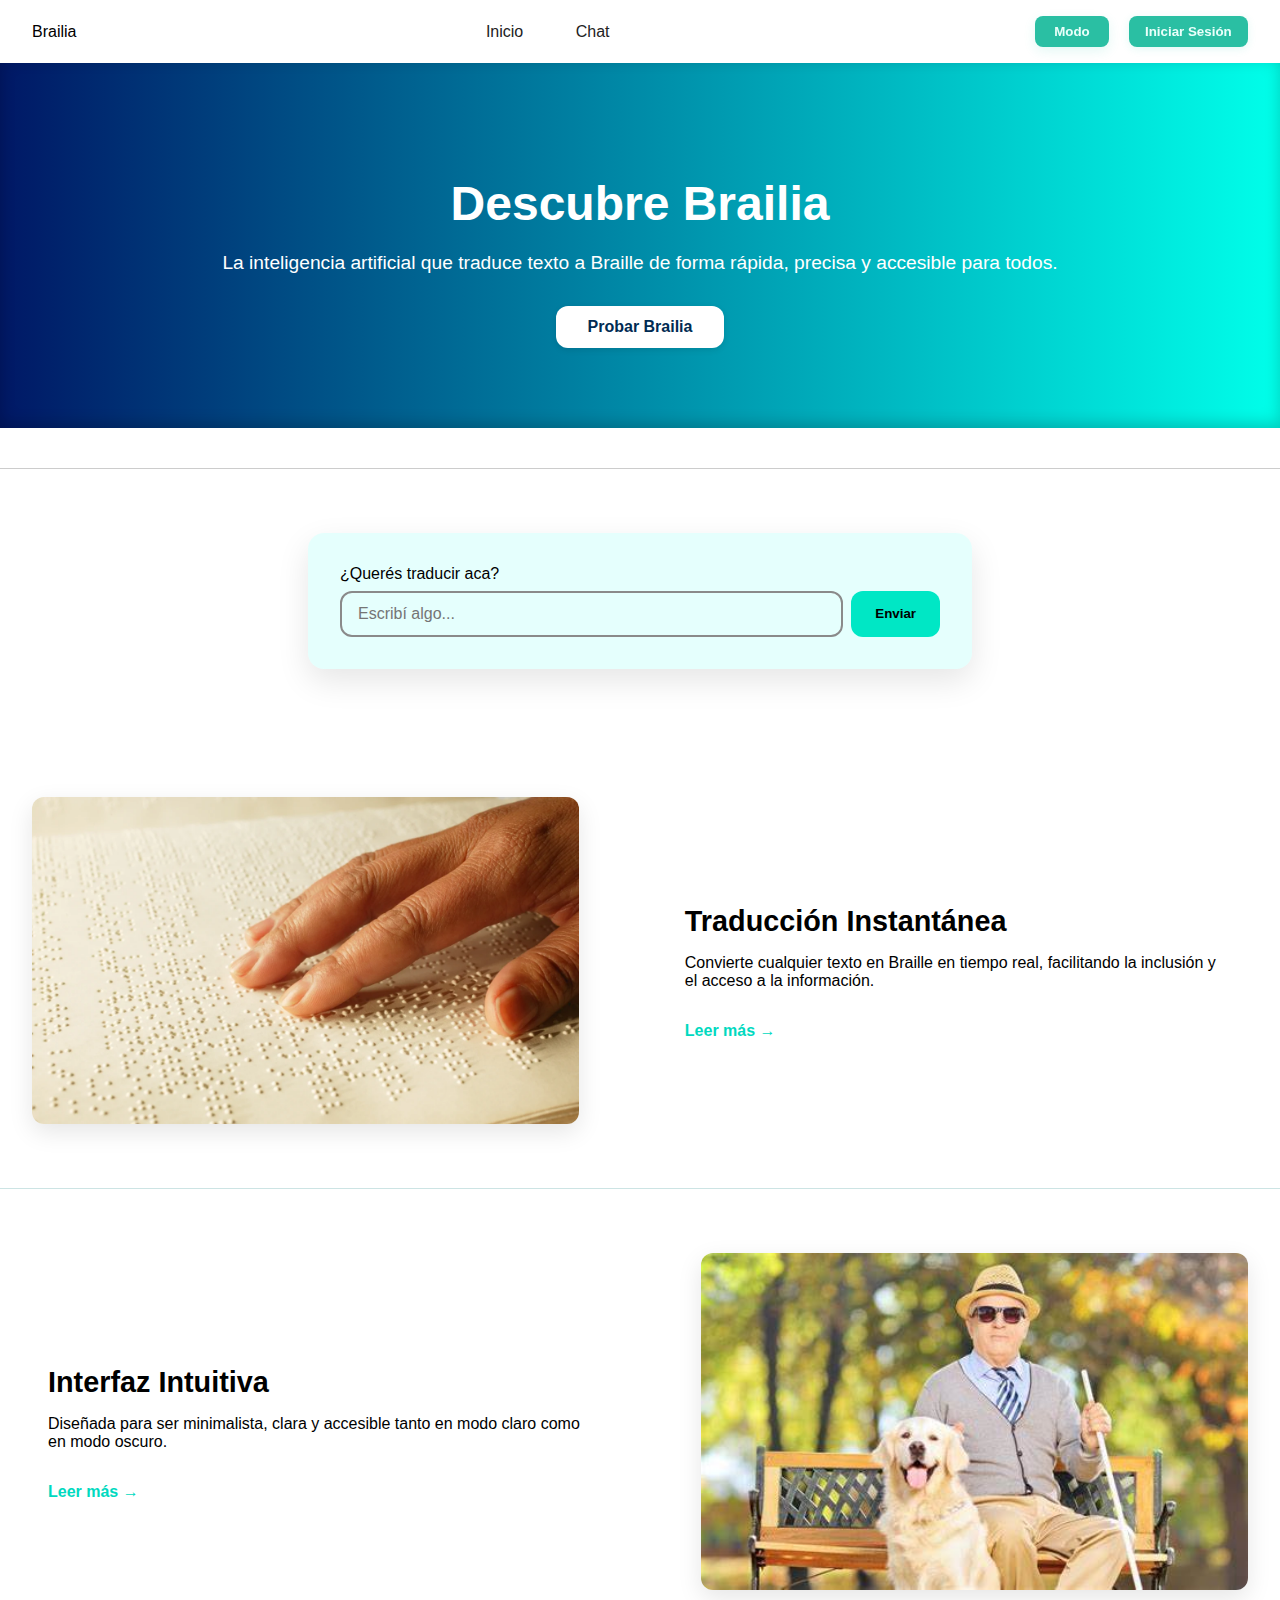
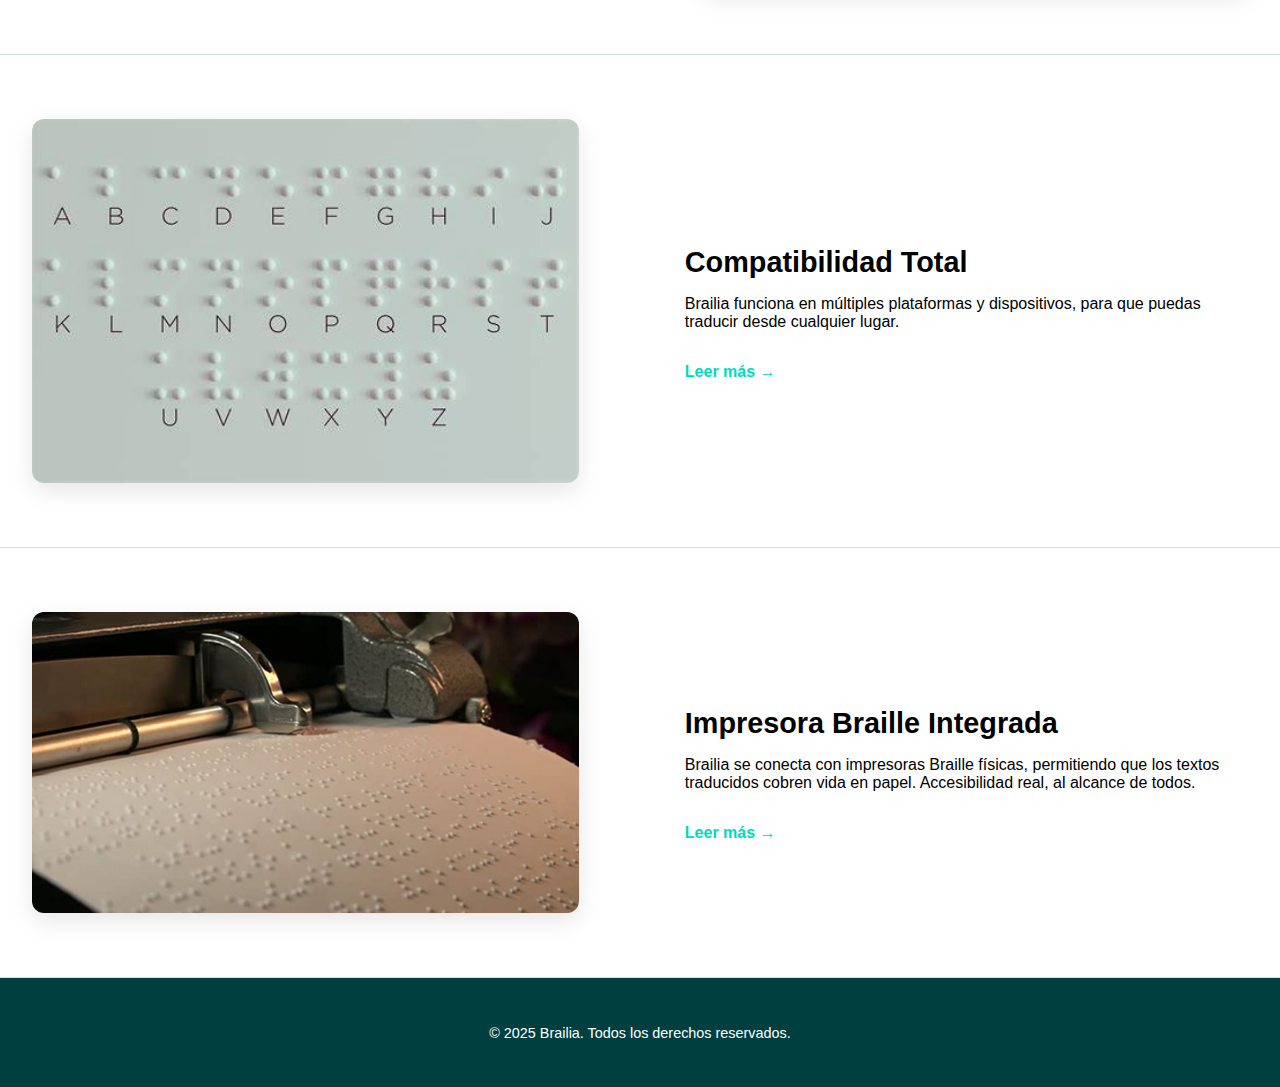
<file: index.html>
<!DOCTYPE html>
<html lang="es">
<head>
  <meta charset="UTF-8">
  <meta name="viewport" content="width=device-width, initial-scale=1.0">
  <title>Brailia - Traducción Inteligente al Braille</title>
  <link rel="stylesheet" href="css pagina principal.css">
</head>
<body>
  <header class="navbar">
    <div class="logo">Brailia</div>
    <nav class="nav-links">
      <a href="#inicio">Inicio</a>
      <a href="#chat">Chat</a>
    </nav>
    <div class="actions">
      <button id="toggle-mode">Modo</button>
      <button class="login">Iniciar Sesión</button>
    </div>
  </header>

  <main>
    <section class="hero" id="inicio">
      <h1>Descubre Brailia</h1>
      <p>La inteligencia artificial que traduce texto a Braille de forma rápida, precisa y accesible para todos.</p>
      <button class="cta">Probar Brailia</button>
    </section>
    <hr style="border: none; border-top: 1px solid #ccc; margin: 40px 0;">
 <section class="mini-chat">
    <form id="mini-chat-form" action="chat.html">
      <label for="mensaje">¿Querés traducir aca?</label>
      <div class="chat-input">
        <input type="text" id="mensaje" name="mensaje" placeholder="Escribí algo..." required>
        <button type="submit">Enviar</button>
      </div>
    </form>
  </section>
    <section class="feature">
      <img src="imagen 1.webp" alt="Traducción instantánea" class="img-left">
      <div class="text-right">
        <h2>Traducción Instantánea</h2>
        <p>Convierte cualquier texto en Braille en tiempo real, facilitando la inclusión y el acceso a la información.</p>
        <a href="#" class="leer-mas">Leer más →</a>
      </div>
    </section>

    <section class="feature">
      <div class="text-left">
        <h2>Interfaz Intuitiva</h2>
        <p>Diseñada para ser minimalista, clara y accesible tanto en modo claro como en modo oscuro.</p>
        <a href="#" class="leer-mas">Leer más →</a>
      </div>
      <img src="imagen 3.jpg" alt="Interfaz intuitiva" class="img-right">
    </section>

    <section class="feature">
      <img src="imagen 2.jpg" alt="Compatibilidad amplia" class="img-left">
      <div class="text-right">
        <h2>Compatibilidad Total</h2>
        <p>Brailia funciona en múltiples plataformas y dispositivos, para que puedas traducir desde cualquier lugar.</p>
        <a href="#" class="leer-mas">Leer más →</a>
      </div>
    </section>
  </main>


<section class="feature">
  <img src="imp 1.jpg" alt="Impresora Braille conectada al sistema" class="img-left">
  <div class="text-left">
    <h2>Impresora Braille Integrada</h2>
    <p>Brailia se conecta con impresoras Braille físicas, permitiendo que los textos traducidos cobren vida en papel. Accesibilidad real, al alcance de todos.</p>
    <a href="#" class="leer-mas">Leer más →</a>
  </div>
</section>

  <footer>
    <p>&copy; 2025 Brailia. Todos los derechos reservados.</p>
  </footer>

  <script src="js pagina principal.js"></script>
</body>
</html>
</file>
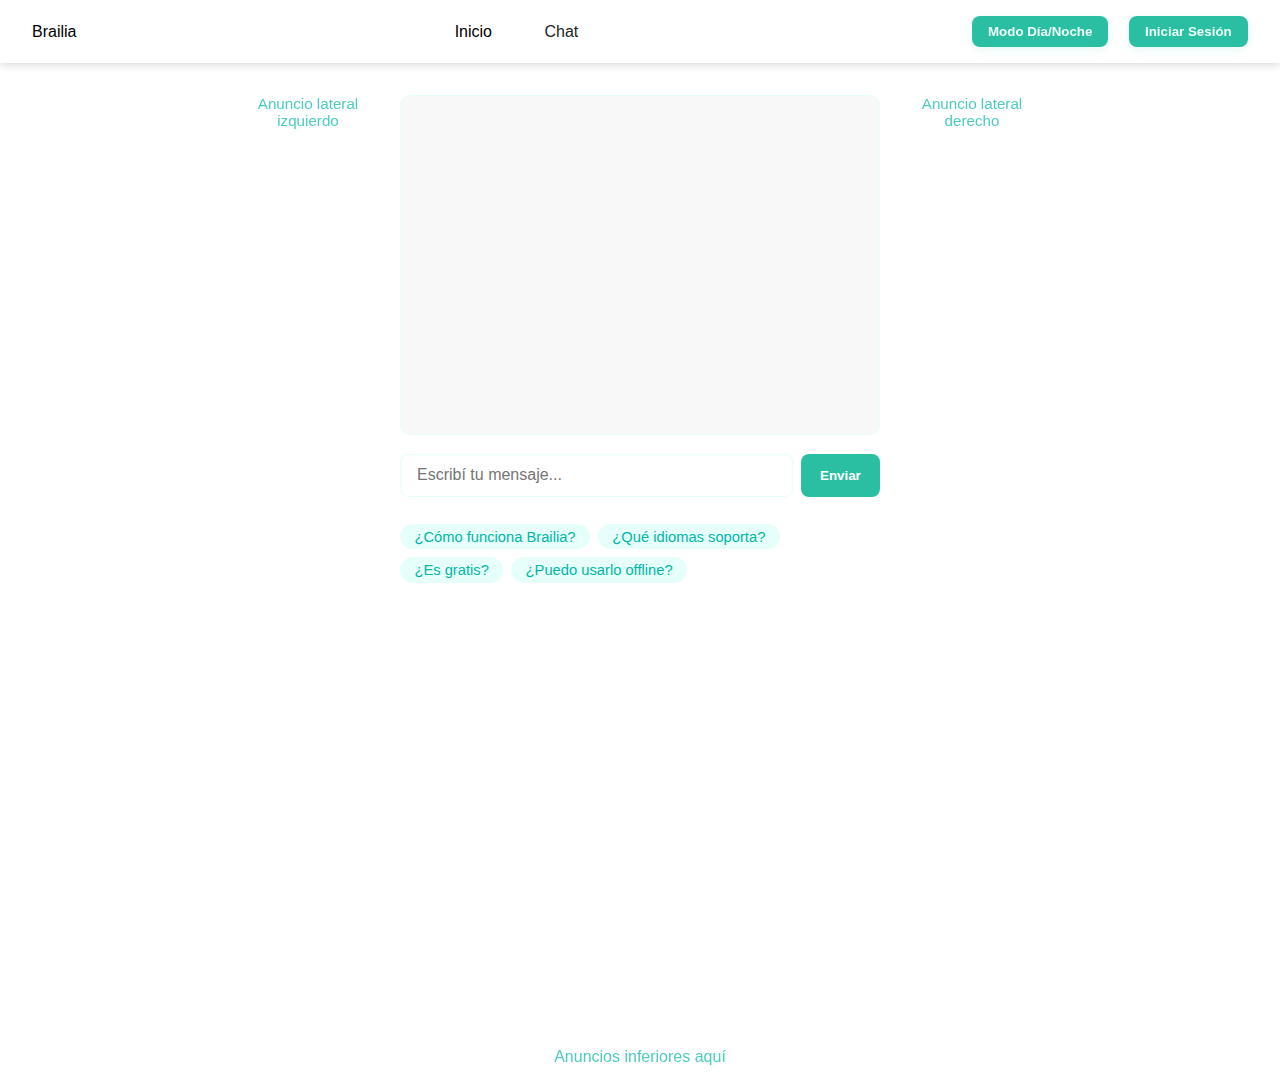
<file: chat.html>
<!DOCTYPE html>
<html lang="es">
<head>
  <meta charset="UTF-8" />
  <meta name="viewport" content="width=device-width, initial-scale=1" />
  <title>Brailia - Chat Principal</title>
  <link rel="stylesheet" href="chat css.css" />
</head>
<body class="light"> <!-- o dark según preferencia -->

  <header class="navbar">
    <div class="logo">Brailia</div>
    <nav class="nav-links">
      <a href="#inicio" class="nav-inicio">Inicio</a>
      <a href="#chat">Chat</a>
    </nav>
    <div class="actions">
      <button id="toggle-mode">Modo Día/Noche</button>
      <button class="login">Iniciar Sesión</button>
    </div>
  </header>

  <main class="main-container">
    <aside class="ad-vertical left-ad">Anuncio lateral izquierdo</aside>

    <section class="chat-section">
      <div class="chat-window" id="chat-window">
        <!-- mensajes aquí -->
      </div>
      <div class="chat-input-area">
        <input type="text" id="chat-input" placeholder="Escribí tu mensaje...">
        <button id="send-btn">Enviar</button>
      </div>
      <div class="chat-options">
        <span class="chat-option">¿Cómo funciona Brailia?</span>
        <span class="chat-option">¿Qué idiomas soporta?</span>
        <span class="chat-option">¿Es gratis?</span>
        <span class="chat-option">¿Puedo usarlo offline?</span>
      </div>
    </section>

    <aside class="ad-vertical right-ad">Anuncio lateral derecho</aside>
  </main>

  <footer class="footer-ads">Anuncios inferiores aquí</footer>

  <script src="js pagina principal.js"></script>
</body>

</html>
</file>
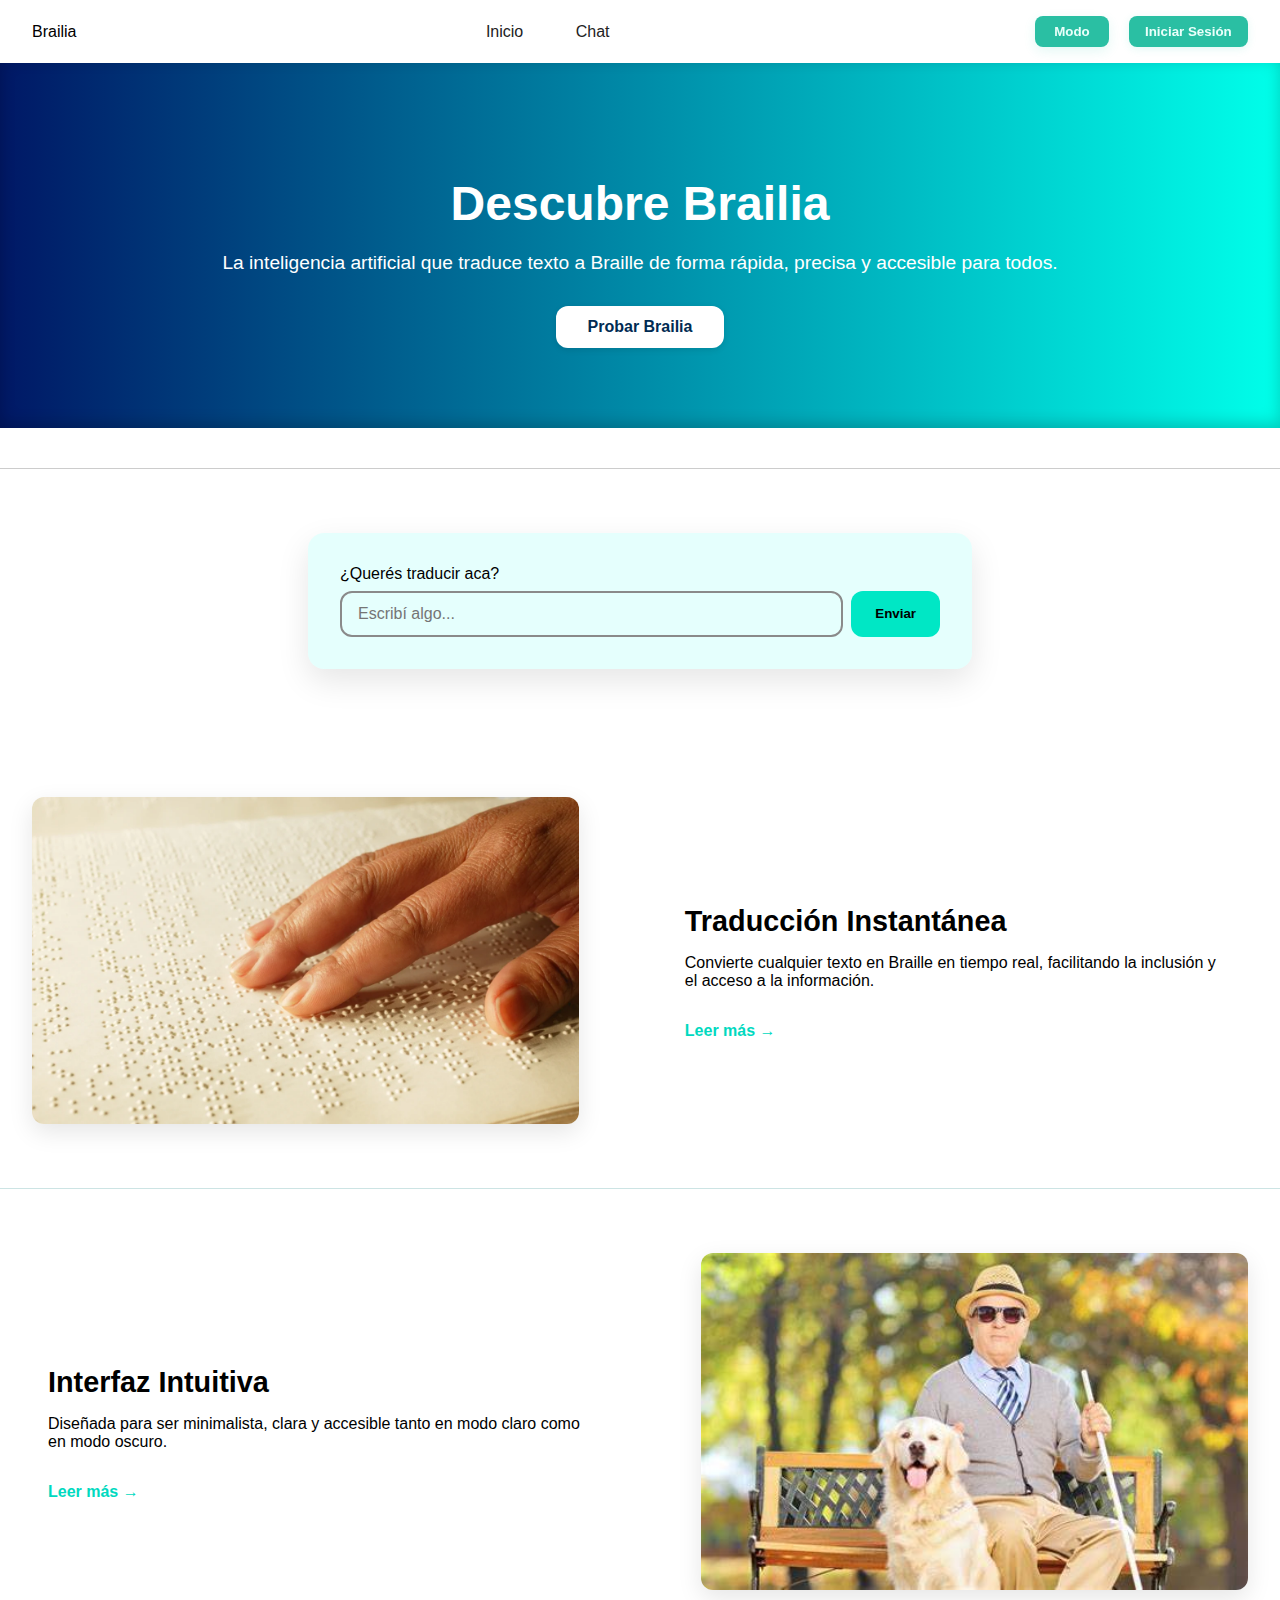
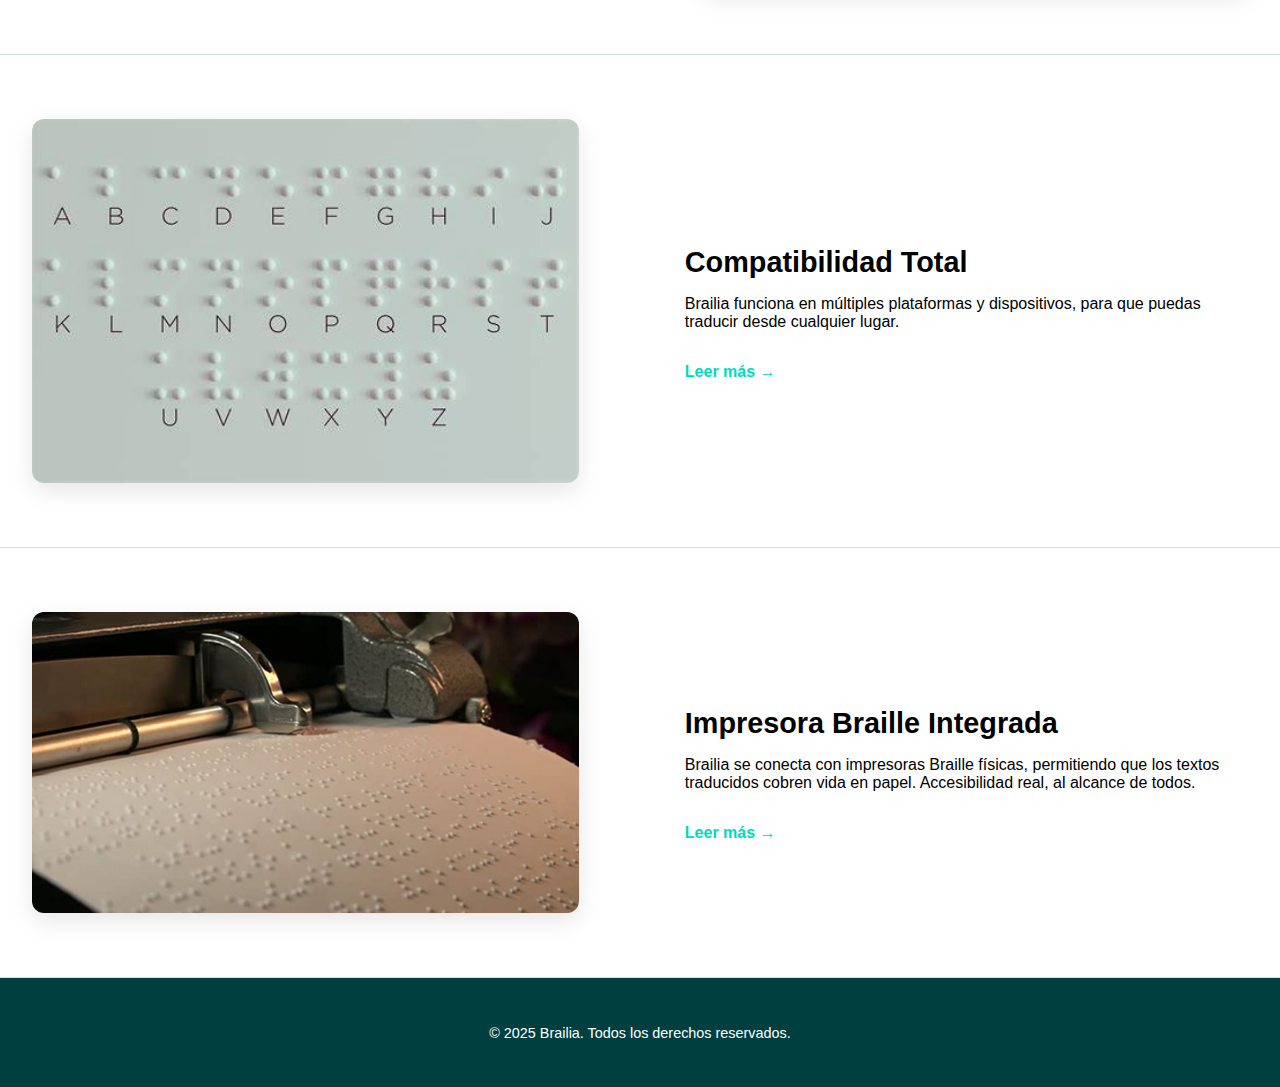
<file: html pagina 1.html>
<!DOCTYPE html>
<html lang="es">
<head>
  <meta charset="UTF-8">
  <meta name="viewport" content="width=device-width, initial-scale=1.0">
  <title>Brailia - Traducción Inteligente al Braille</title>
  <link rel="stylesheet" href="css pagina principal.css">
</head>
<body>
  <header class="navbar">
    <div class="logo">Brailia</div>
    <nav class="nav-links">
      <a href="#inicio">Inicio</a>
      <a href="#chat">Chat</a>
    </nav>
    <div class="actions">
      <button id="toggle-mode">Modo</button>
      <button class="login">Iniciar Sesión</button>
    </div>
  </header>

  <main>
    <section class="hero" id="inicio">
      <h1>Descubre Brailia</h1>
      <p>La inteligencia artificial que traduce texto a Braille de forma rápida, precisa y accesible para todos.</p>
      <button class="cta">Probar Brailia</button>
    </section>
    <hr style="border: none; border-top: 1px solid #ccc; margin: 40px 0;">
 <section class="mini-chat">
    <form id="mini-chat-form" action="chat.html">
      <label for="mensaje">¿Querés traducir aca?</label>
      <div class="chat-input">
        <input type="text" id="mensaje" name="mensaje" placeholder="Escribí algo..." required>
        <button type="submit">Enviar</button>
      </div>
    </form>
  </section>
    <section class="feature">
      <img src="imagen 1.webp" alt="Traducción instantánea" class="img-left">
      <div class="text-right">
        <h2>Traducción Instantánea</h2>
        <p>Convierte cualquier texto en Braille en tiempo real, facilitando la inclusión y el acceso a la información.</p>
        <a href="#" class="leer-mas">Leer más →</a>
      </div>
    </section>

    <section class="feature">
      <div class="text-left">
        <h2>Interfaz Intuitiva</h2>
        <p>Diseñada para ser minimalista, clara y accesible tanto en modo claro como en modo oscuro.</p>
        <a href="#" class="leer-mas">Leer más →</a>
      </div>
      <img src="imagen 3.jpg" alt="Interfaz intuitiva" class="img-right">
    </section>

    <section class="feature">
      <img src="imagen 2.jpg" alt="Compatibilidad amplia" class="img-left">
      <div class="text-right">
        <h2>Compatibilidad Total</h2>
        <p>Brailia funciona en múltiples plataformas y dispositivos, para que puedas traducir desde cualquier lugar.</p>
        <a href="#" class="leer-mas">Leer más →</a>
      </div>
    </section>
  </main>


<section class="feature">
  <img src="imp 1.jpg" alt="Impresora Braille conectada al sistema" class="img-left">
  <div class="text-left">
    <h2>Impresora Braille Integrada</h2>
    <p>Brailia se conecta con impresoras Braille físicas, permitiendo que los textos traducidos cobren vida en papel. Accesibilidad real, al alcance de todos.</p>
    <a href="#" class="leer-mas">Leer más →</a>
  </div>
</section>

  <footer>
    <p>&copy; 2025 Brailia. Todos los derechos reservados.</p>
  </footer>

  <script src="js pagina principal.js"></script>
</body>
</html>
</file>
<file: css pagina principal.css>
/* Estilos generales */
body {
  margin: 0;
  font-family: 'Segoe UI', sans-serif;
  transition: background 0.4s ease, color 0.4s ease;
}

body.light {
  background-color: #ffffff;
  color: #000000;
}

body.dark {
  background-color: #000000;
  color: #ffffff;
}

/* Navbar */
.navbar {
  display: flex;
  justify-content: space-between;
  align-items: center;
  padding: 1rem 2rem;
  box-shadow: 0 2px 8px rgba(0, 0, 0, 0.15);
  transition: background-color 0.4s ease, color 0.4s ease;
}

body.light .navbar {
  background-color: #ffffff;
  color: #000000;
}

body.light .nav-links a {
  color: #222;
  position: relative;
  padding: 0.25rem 0.5rem;
  border-radius: 6px;
  transition: 
    color 0.3s,
    background 0.3s,
    box-shadow 0.3s;
}

body.light .nav-links a:hover {
  background: #e6fffa;
  color: #00b6a8;
  box-shadow: 0 2px 8px rgba(0, 182, 168, 0.08);
  text-decoration: none;
}

body.dark .navbar {
  background-color: #000000;
  color: #ffffff;
}

body.dark .nav-links a {
  color: #eafffa;
  position: relative;
  padding: 0.25rem 0.5rem;
  border-radius: 6px;
  transition: 
    color 0.3s,
    background 0.3s,
    box-shadow 0.3s;
}

body.dark .nav-links a:hover {
  background: rgba(0,255,242,0.08);
  color: #00fff2;
  box-shadow: 0 2px 8px rgba(0,255,242,0.10);
  text-decoration: none;
}

body.dark .nav-links a.nav-inicio {
  background: linear-gradient(90deg, #00fff2, #00b6a8);
  -webkit-background-clip: text;
  -webkit-text-fill-color: transparent;
  font-weight: 700;
  transition: background 0.4s ease;
}

body.light .nav-links a.nav-inicio {
  background: none;
  color: #000000;
  -webkit-text-fill-color: initial;
  font-weight: 500;
}

.nav-links a {
  margin: 0 1rem;
  text-decoration: none;
  font-weight: 500;
  transition: color 0.3s ease;
}

.nav-links a:hover {
  opacity: 0.8;
}

/* Botones generales */
.actions button {
  margin-left: 1rem;
  background-color: #2abfa3;
  border: none;
  padding: 0.5rem 1rem;
  border-radius: 8px;
  color: #eafffa;
  cursor: pointer;
  font-weight: bold;
  box-shadow: 0 2px 8px rgba(35, 203, 167, 0.13);
  transition: 
    background 0.25s,
    box-shadow 0.25s,
    color 0.25s,
    filter 0.18s,
    transform 0.15s cubic-bezier(0.55, 0, 0.55, 0.2);
  will-change: filter, transform;
}

.actions button:hover {
  background-color: #38e6b7;
  color: #ffffff;
  filter: brightness(1.04) saturate(1.08);
  box-shadow: 0 4px 16px rgba(35, 203, 167, 0.18);
  letter-spacing: 0.5px;
}

.actions button:active {
  transform: scale(0.96) translateY(1px);
  box-shadow: 0 1px 2px rgba(35, 203, 167, 0.10);
  transition: 
    transform 0.15s cubic-bezier(0.55, 0, 0.55, 0.2),
    box-shadow 0.15s cubic-bezier(0.55, 0, 0.55, 0.2);
}

/* Botón toggle modo */
#toggle-mode {
  position: relative;
  background-color: #2abfa3;
  color: #eafffa;
  padding: 0.5rem 1.2rem;
  border: none;
  border-radius: 8px;
  font-weight: bold;
  cursor: pointer;
  overflow: hidden;
  box-shadow: 0 4px 12px rgba(35, 203, 167, 0.13);
  transition: 
    background-color 0.25s,
    color 0.25s,
    box-shadow 0.25s,
    filter 0.18s;
  z-index: 1;
  will-change: filter;
}

#toggle-mode::after {
  content: "";
  position: absolute;
  top: 0;
  left: -100%;
  width: 100%;
  height: 100%;
  background: linear-gradient(120deg, rgba(255,255,255,0.18), rgba(35,203,167,0.10));
  transition: left 0.35s cubic-bezier(0.22, 1, 0.36, 1);
  z-index: 2;
  pointer-events: none;
}

#toggle-mode:hover {
  background-color: #38e6b7;
  color: #ffffff;
  filter: brightness(1.04) saturate(1.08);
  box-shadow: 0 6px 20px rgba(35, 203, 167, 0.18);
  letter-spacing: 0.5px;
}

#toggle-mode:hover::after {
  left: 100%;
}

#toggle-mode:active {
  filter: brightness(0.98);
  box-shadow: 0 2px 8px rgba(35, 203, 167, 0.13);
}

#toggle-mode:hover::after {
  left: 100%;
}

/* Hero */
.hero {
  padding: 5rem 2rem;
  text-align: center;
  background: linear-gradient(to right, #001866, #00ffea);
  color: white;
  box-shadow: inset 0 -4px 16px rgba(0, 0, 0, 0.2);
}

.hero h1 {
  font-size: 3rem;
  font-weight: 800;
  line-height: 1.2;
  margin-bottom: 1rem;
}

.hero p {
  font-size: 1.2rem;
  font-weight: 400;
  margin-bottom: 2rem;
}

.cta {
  padding: 0.75rem 2rem;
  font-size: 1rem;
  background-color: #ffffff;
  color: #002b53;
  border: none;
  border-radius: 12px;
  cursor: pointer;
  font-weight: 600;
  transition: all 0.3s ease;
  box-shadow: 0 2px 6px rgba(0,0,0,0.1);
}

.cta:hover {
  transform: translateY(-4px) scale(1.05) rotate(-1deg);
  box-shadow: 0 12px 24px rgba(0,0,0,0.18);
  transition: 
    transform 0.25s cubic-bezier(0.22, 1, 0.36, 1),
    box-shadow 0.25s cubic-bezier(0.22, 1, 0.36, 1);
}

.cta:active {
  transform: scale(0.96) translateY(1px) rotate(0deg);
  box-shadow: 0 1px 2px rgba(0,0,0,0.10);
  transition: 
    transform 0.15s cubic-bezier(0.55, 0, 0.55, 0.2),
    box-shadow 0.15s cubic-bezier(0.55, 0, 0.55, 0.2);
}

/* Features */
.feature {
  display: flex;
  align-items: center;
  justify-content: space-between;
  padding: 4rem 2rem;
  flex-wrap: wrap;
  border-bottom: 1px solid rgba(0, 122, 122, 0.2);
}

.img-left, .img-right {
  width: 45%;
  border-radius: 12px;
  object-fit: cover;
  box-shadow: 0 8px 24px rgba(0, 0, 0, 0.1);
}

.text-left, .text-right {
  width: 45%;
  padding: 1rem;
}

.text-left h2, .text-right h2 {
  font-size: 1.8rem;
  margin-bottom: 1rem;
}

.leer-mas {
  display: inline-block;
  margin-top: 1rem;
  color: #00d9c0;
  text-decoration: none;
  font-weight: 600;
  transition: color 0.3s;
}

.leer-mas:hover {
  color: #00b6a8;
}

/* Mini chat */
.mini-chat {
  background-color: rgba(0, 255, 240, 0.1);
  margin: 4rem auto;
  max-width: 600px;
  border-radius: 16px;
  padding: 2rem;
  box-shadow: 0 12px 32px rgba(0,0,0,0.1);
  transition: background-color 0.4s ease;
}

body.dark .mini-chat {
  background-color: rgba(255, 255, 255, 0.05);
  box-shadow: 0 12px 32px rgba(0, 0, 0, 0.1);
}

.mini-chat label {
  display: block;
  font-weight: 500;
  margin-bottom: 0.5rem;
}

.chat-input {
  display: flex;
  gap: 0.5rem;
}

.chat-input input {
  flex: 1;
  padding: 0.75rem 1rem;
  border: 2px solid #8a8a8a;
  border-radius: 12px;
  font-size: 1rem;
  outline: none;
  background-color: transparent;
  color: inherit;
  transition: border-color 0.3s, box-shadow 0.3s;
}

.chat-input input:focus {
  border-color: #00d6bd;
  box-shadow: 0 0 0 3px rgba(80, 80, 80, 0.3);
}

.chat-input button {
  background-color: #00e7c5;
  border: none;
  color: #000;
  font-weight: bold;
  border-radius: 12px;
  padding: 0.75rem 1.5rem;
  cursor: pointer;
  transition: background-color 0.3s, transform 0.2s;
}

.chat-input button:hover {
  background-color: #00e5c1;
  transform: translateY(-1px);
}

/* Footer */
footer {
  text-align: center;
  padding: 2rem;
  background-color: #003f3f;
  color: white;
  font-size: 0.9rem;
}

/* Responsive */
@media (max-width: 768px) {
  .feature {
    flex-direction: column;
  }
  .img-left, .img-right, .text-left, .text-right {
    width: 100%;
  }
}
</file>
<file: chat css.css>
/* Reset */
* {
  margin: 0; padding: 0; box-sizing: border-box;
}

/* Body minimalista */
body {
  font-family: 'Segoe UI', sans-serif;
  background-color: #fff;
  color: #000;
  min-height: 100vh;
  display: flex;
  flex-direction: column;
  transition: background 0.4s, color 0.4s;
}

body.dark {
  background-color: #000;
  color: #fff;
}

/* Navbar minimalista */
.navbar {
  display: flex;
  justify-content: space-between;
  align-items: center;
  padding: 1rem 2rem;
  box-shadow: 0 2px 8px rgba(0, 0, 0, 0.15);
  transition: background-color 0.4s ease, color 0.4s ease;
  background: none;
}

body.light .navbar {
  background-color: #fff;
  color: #000;
}

body.dark .navbar {
  background-color: #000;
  color: #fff;
}

.nav-links a {
  margin: 0 1rem;
  text-decoration: none;
  font-weight: 500;
  color: #222;
  position: relative;
  padding: 0.25rem 0.5rem;
  border-radius: 6px;
  transition: color 0.3s, background 0.3s, box-shadow 0.3s;
}

body.light .nav-links a {
  color: #222;
}

body.light .nav-links a:hover {
  background: #e6fffa;
  color: #00b6a8;
  box-shadow: 0 2px 8px rgba(0, 182, 168, 0.08);
  text-decoration: none;
}

body.dark .nav-links a {
  color: #eafffa;
}

body.dark .nav-links a:hover {
  background: rgba(0,255,242,0.08);
  color: #00fff2;
  box-shadow: 0 2px 8px rgba(0,255,242,0.10);
  text-decoration: none;
}

body.dark .nav-links a.nav-inicio {
  background: linear-gradient(90deg, #00fff2, #00b6a8);
  -webkit-background-clip: text;
  -webkit-text-fill-color: transparent;
  font-weight: 700;
  transition: background 0.4s ease;
}

body.light .nav-links a.nav-inicio {
  background: none;
  color: #000;
  -webkit-text-fill-color: initial;
  font-weight: 500;
}

.nav-links a:hover {
  opacity: 0.8;
}

/* Botones generales */
.actions button {
  margin-left: 1rem;
  background-color: #2abfa3;
  border: none;
  padding: 0.5rem 1rem;
  border-radius: 8px;
  color: #eafffa;
  cursor: pointer;
  font-weight: bold;
  box-shadow: 0 2px 8px rgba(35, 203, 167, 0.13);
  transition: 
    background 0.25s,
    box-shadow 0.25s,
    color 0.25s,
    filter 0.18s,
    transform 0.15s cubic-bezier(0.55, 0, 0.55, 0.2);
  will-change: filter, transform;
}

.actions button:hover {
  background-color: #38e6b7;
  color: #fff;
  filter: brightness(1.04) saturate(1.08);
  box-shadow: 0 4px 16px rgba(35, 203, 167, 0.18);
  letter-spacing: 0.5px;
}

.actions button:active {
  transform: scale(0.96) translateY(1px);
  box-shadow: 0 1px 2px rgba(35, 203, 167, 0.10);
  transition: 
    transform 0.15s cubic-bezier(0.55, 0, 0.55, 0.2),
    box-shadow 0.15s cubic-bezier(0.55, 0, 0.55, 0.2);
}

/* Main container minimalista */
.main-container {
  flex: 1;
  display: flex;
  justify-content: center;
  align-items: flex-start;
  gap: 2rem;
  padding: 2rem 0;
  background: none;
}

/* Anuncios laterales minimalistas */
.ad-vertical {
  width: 120px;
  min-width: 80px;
  height: 100vh;
  background: none;
  color: #00b6a8;
  display: flex;
  align-items: flex-start;
  justify-content: center;
  font-size: 0.95rem;
  border: none;
  border-radius: 0;
  padding: 0;
  margin: 0;
  position: sticky;
  top: 0;
  text-align: center;
  user-select: none;
  opacity: 0.7;
}

body.dark .ad-vertical {
  color: #00fff2;
}

/* Chat section minimalista */
.chat-section {
  max-width: 480px;
  width: 100%;
  display: flex;
  flex-direction: column;
  gap: 1.2rem;
}

/* Chat ventana minimalista */
.chat-window {
  height: 340px;
  background: #f8f8f8;
  border-radius: 10px;
  padding: 1rem;
  overflow-y: auto;
  color: #222;
  font-size: 1rem;
  border: 1px solid #e6fffa;
  box-shadow: none;
  transition: background 0.4s, color 0.4s;
}

body.dark .chat-window {
  background: #111;
  color: #eafffa;
  border: 1px solid #222;
}

/* Input area minimalista */
.chat-input-area {
  display: flex;
  gap: 0.5rem;
}

#chat-input {
  flex: 1;
  padding: 0.7rem 1rem;
  border-radius: 8px;
  border: 1.5px solid #e6fffa;
  font-size: 1rem;
  outline: none;
  background: transparent;
  color: inherit;
  transition: border-color 0.3s;
}

#chat-input:focus {
  border-color: #00b6a8;
}

body.dark #chat-input {
  background: transparent;
  color: #eafffa;
  border-color: #222;
}

/* Botón enviar minimalista */
#send-btn {
  padding: 0.7rem 1.2rem;
  background: #2abfa3;
  border: none;
  border-radius: 8px;
  color: #fff;
  font-weight: 600;
  cursor: pointer;
  transition: background 0.3s;
  box-shadow: none;
}

#send-btn:hover {
  background: #00b6a8;
}

body.dark #send-btn {
  background: #00b6a8;
  color: #000;
}

body.dark #send-btn:hover {
  background: #00fff2;
}

/* Opciones capsulas minimalistas */
.chat-options {
  display: flex;
  flex-wrap: wrap;
  gap: 0.5rem;
  margin-top: 0.5rem;
  justify-content: flex-start;
}

.chat-option {
  background: #e6fffa;
  color: #00b6a8;
  padding: 0.3rem 0.9rem;
  border-radius: 16px;
  font-size: 0.92rem;
  font-weight: 500;
  cursor: pointer;
  user-select: none;
  border: none;
  transition: background 0.3s, color 0.3s;
  white-space: nowrap;
}

.chat-option:hover {
  background: #00b6a8;
  color: #fff;
}

body.dark .chat-option {
  background: #111;
  color: #00fff2;
}

body.dark .chat-option:hover {
  background: #00fff2;
  color: #000;
}

/* Footer anuncios minimalista */
.footer-ads {
  height: 60px;
  background: none;
  color: #00b6a8;
  text-align: center;
  line-height: 60px;
  font-weight: 500;
  font-size: 1rem;
  user-select: none;
  opacity: 0.7;
}

body.dark .footer-ads {
  color: #00fff2;
}

/* Responsive minimalista */
@media (max-width: 1000px) {
  .ad-vertical {
    display: none;
  }
  .main-container {
    padding: 1rem 0;
    gap: 0.5rem;
  }
}

@media (max-width: 600px) {
  .chat-section {
    max-width: 100%;
    padding: 0 0.5rem;
  }
  .chat-options {
    justify-content: flex-start;
  }
}
</file>
